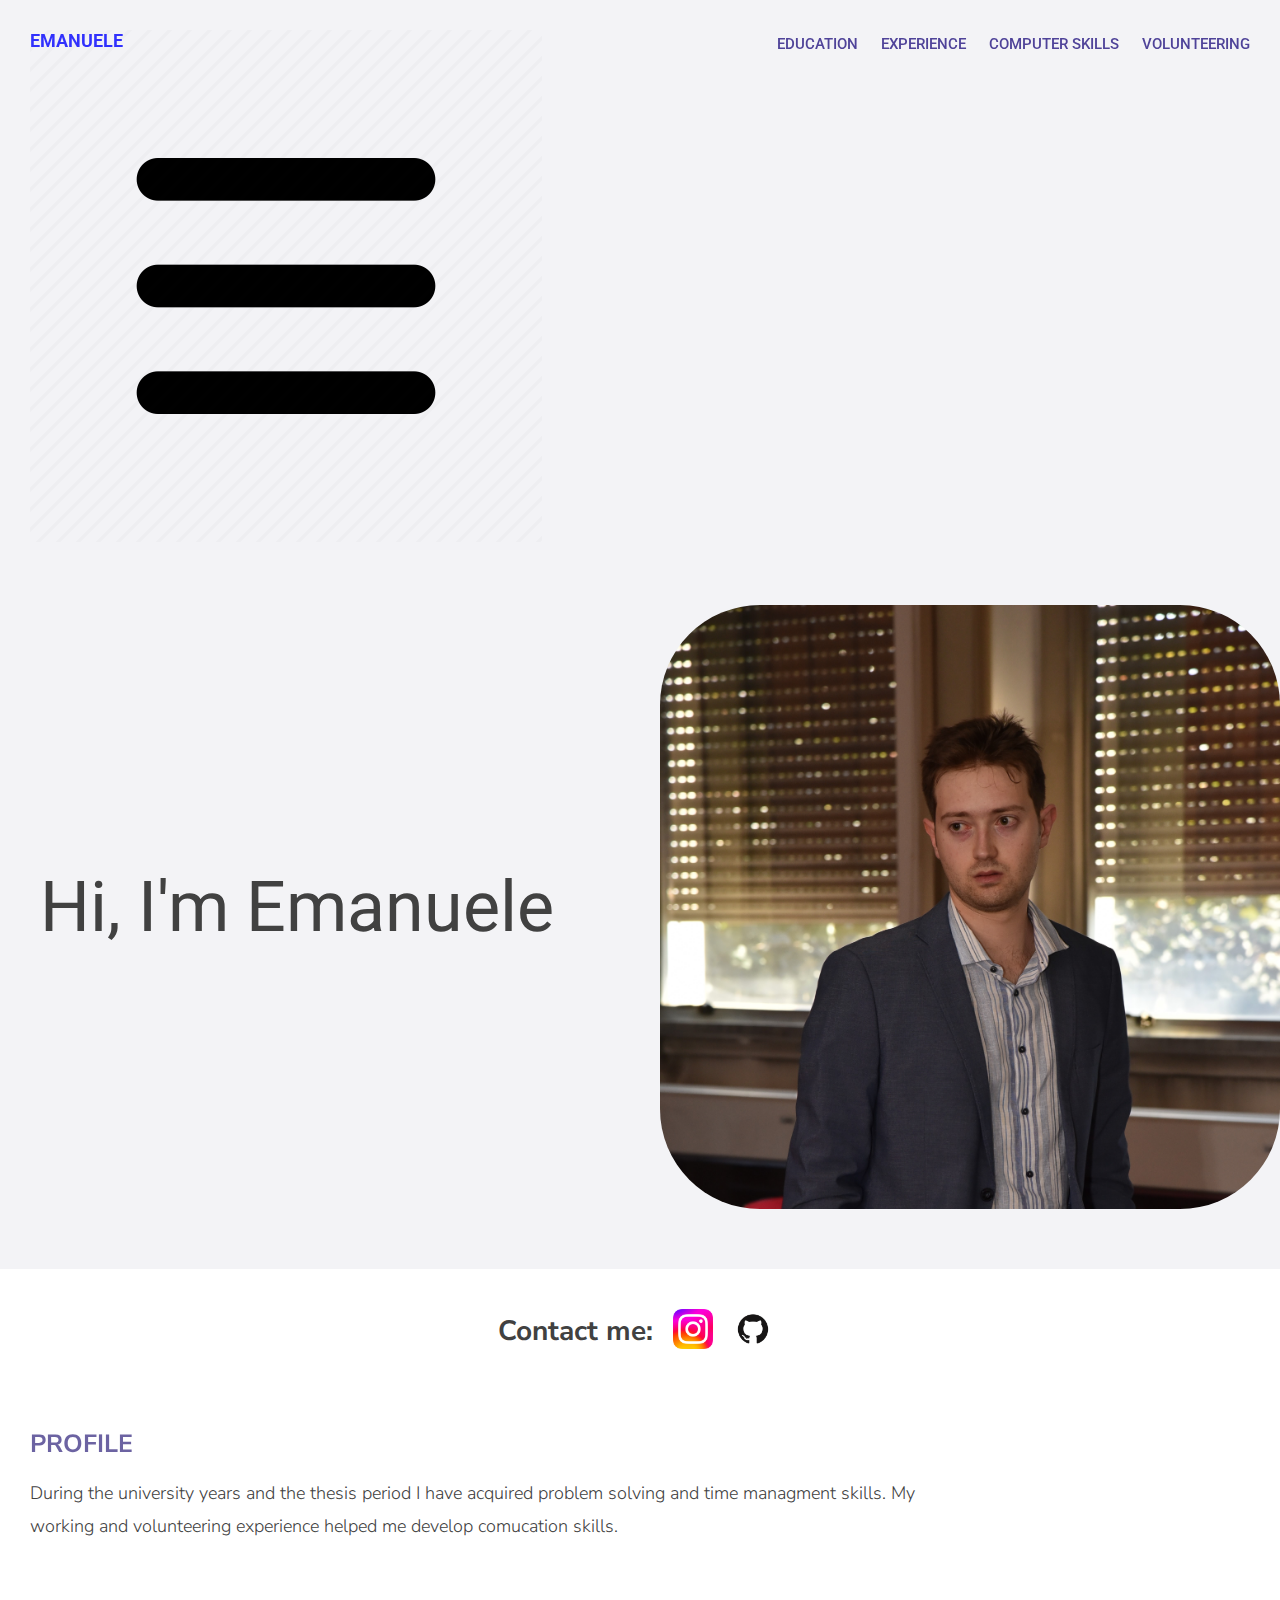
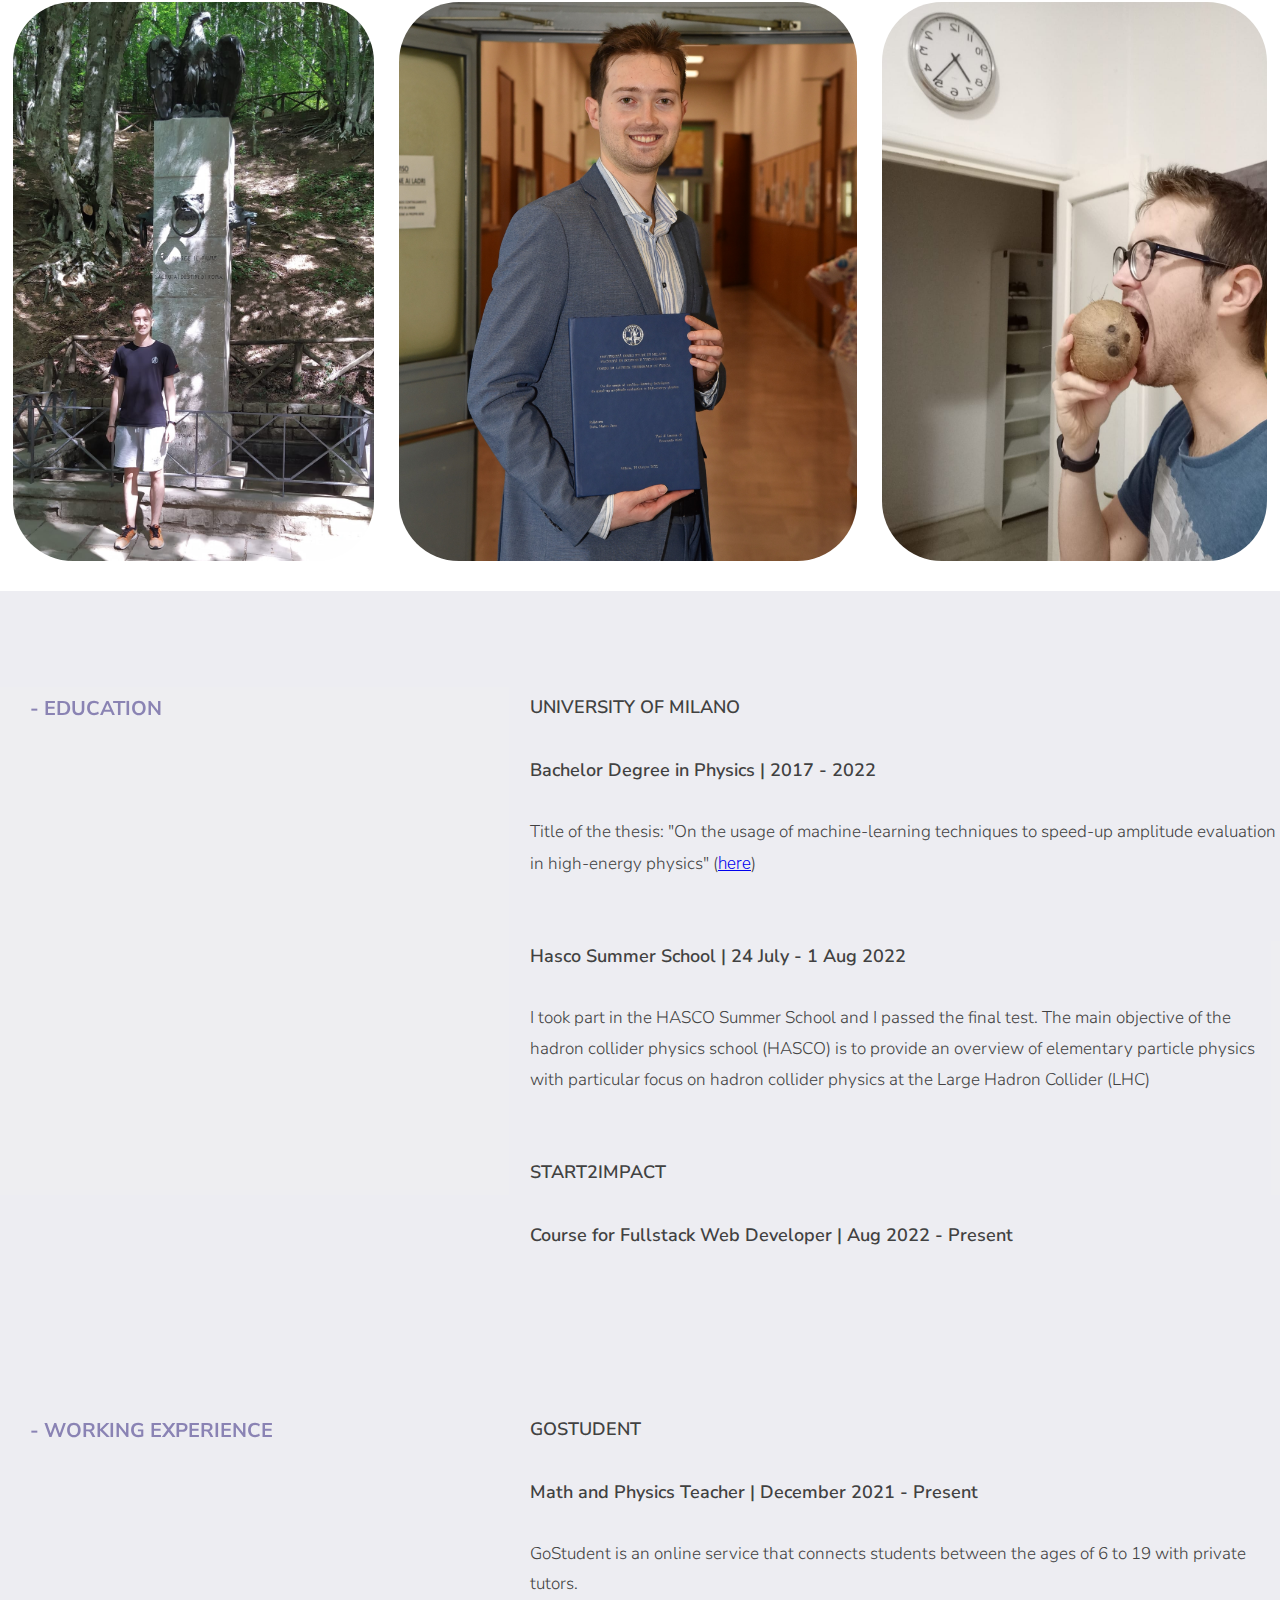
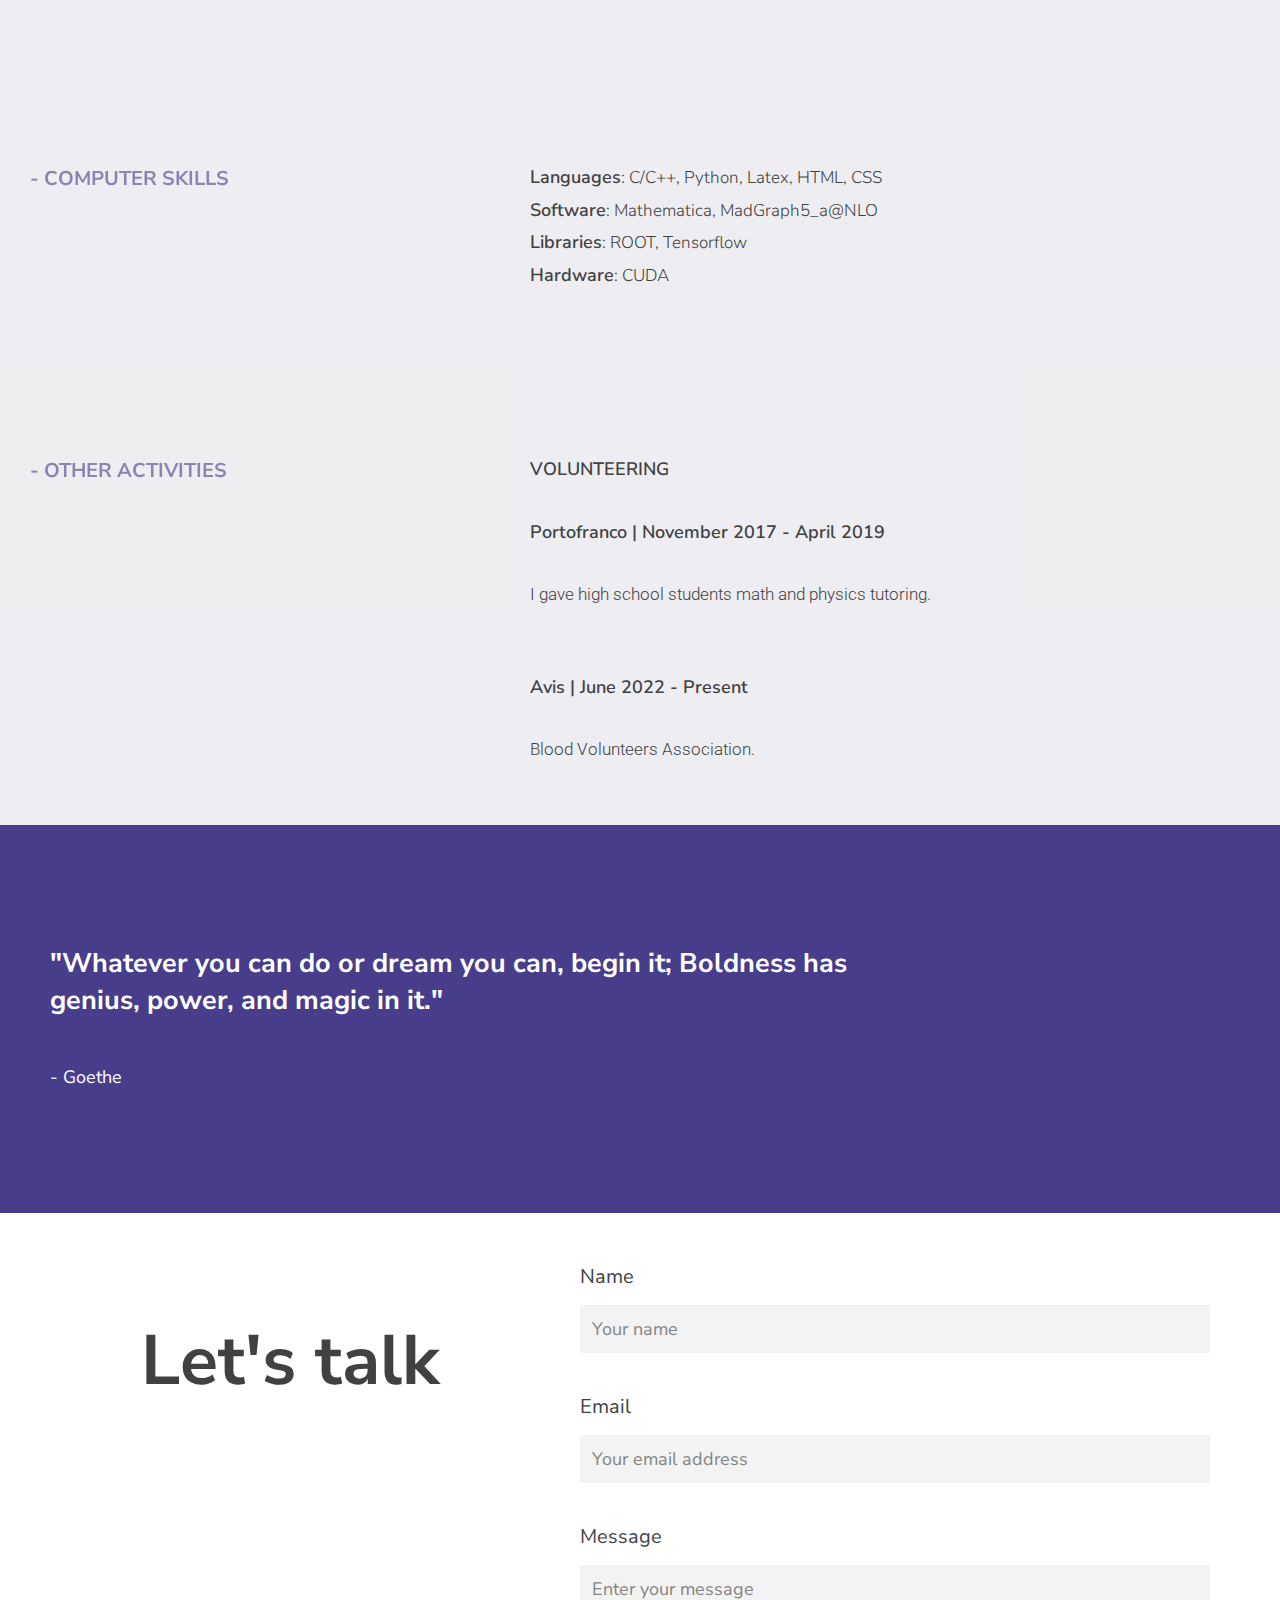
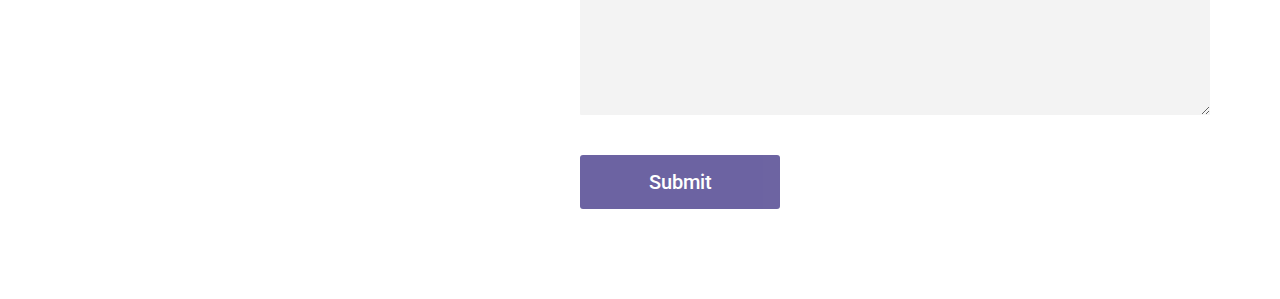
<file: index.html>
<!DOCTYPE html>
<html lang='en'>
  <head>
    <meta charset='UTF-8'/>
    <title>Emanuele Ricci - Personal Website</title>
    <link href="https://fonts.googleapis.com/css2?family=Kalam&display=swap" rel="stylesheet">
    <link href="https://fonts.googleapis.com/css2?family=Nunito+Sans:wght@200;300;400;600;700;800&family=Roboto:wght@300;500;700;900&display=swap" rel="stylesheet">
    <link rel='stylesheet' href='styles.css'/>
    <link rel="icon" type="image/x-icon" href="images/favicon.png">
    <meta name="viewport" content="width=device-width, initial-scale=1">
    <meta property="og:title" content="Emanuele Ricci - Personal Website" />
    <meta property="og:type" content="website" />
    <meta property="og:url" content="https://emaskusku.github.io/" />
    <meta property="og:image" content="https://emaskusku.github.io/images/og_image.jpg" />
    <meta property="og:description"
      content="Hello, I'm Emanuele" />
  </head>
  <body>
    <div class='page'>
      <div class='upperbar'>
        <a href='#'><p class='name'><strong>EMANUELE</strong></p></a>
        <picture class='toggle'>
          <img id='togImg' alt="toggle menu icon" src='images/List_menu_toggle-512.webp'/>
        </picture>
        <ul class='menu' id='menu'>
          <li><a href='#education'>EDUCATION</a></li>
          <li><a href='#experience'>EXPERIENCE</a></li>
          <li><a href='#computer'>COMPUTER SKILLS</a></li>
          <li><a href='#volunteering'>VOLUNTEERING</a></li>
        </ul>
      </div>
      <div class='space'></div>
      <header class='head' id='emanuele'>
        <h1>Hi, I'm Emanuele</h1>
        <div class='photo'>
          <picture>
            <img alt="During the discussion of my bachelor thesis" src='images/esposizione.jpg'/>
          </picture>
        </div>
      </header>
      <div class='contacts'>
        <h2 class='contactme ff'>Contact me:</h2>
          <a href="https://www.instagram.com/ema_skusku/" rel="noopener" target="_blank"><img alt="instagram logo" src='images/Instagram_logo_2022.svg.png'/></a>
          <a href="https://github.com/emaskusku" rel="noopener" target="_blank"> <img alt="github logo" class='github' src='images/GitHub-Mark.png'/></a>
      </div>
      <section class='profile'>
        <h2 class='title prof ff'>
          PROFILE
        </h2>
        <p class='quote ff'>
          During the university years and the thesis
          period I have acquired problem solving and
          time managment skills.
          My working and volunteering experience
          helped me develop comucation skills.
        </p>
      </section>
      <div class="cont-immagini">
        <div class="immagine img1">
          <picture>
            <img src='images/tevere.jpeg' alt="On holiday at the source of the Tevere river" loading="lazy"/>
          </picture>
        </div>
        <div class="immagine img2">
          <picture>
            <img src='images/fotolaurea1.jpg' alt="My graduation photo" loading="lazy"/>
          </picture>
        </div>
        <div class="immagine img3">
          <picture>
            <img src='images/fotodivertente.jpeg' alt="Me biting a coconut. Don't try this at home" loading="lazy"/>
          </picture>
        </div>
      </div>
      <section class='container' id='education'>
        <h3 class='title ff'>
          - EDUCATION
        </h3>
        <div class='ff content'>
          <h4 class='ff subtitle'>UNIVERSITY OF MILANO</h4><br>
          <h5 class='ff subtitle'>Bachelor Degree in Physics | 2017 - 2022</h5><br>
          Title of the thesis: "On the usage of machine-learning techniques to
          speed-up amplitude evaluation in high-energy physics" (<a rel="noopener" target='_blank' href="https://github.com/emaskusku/Bachelor-Degree-Thesis">here</a>)<br><br><br>
          <h5 class='ff subtitle'>Hasco Summer School | 24 July - 1 Aug 2022</h5><br>
          I took part in the HASCO Summer School and I passed the final test. The main objective of
          the hadron collider physics school (HASCO) is to provide an overview
          of elementary particle physics with particular focus on hadron collider
          physics at the Large Hadron Collider (LHC)<br><br><br>
          <h4 class='ff subtitle'>START2IMPACT</h4><br>
          <h5 class='ff subtitle'>Course for Fullstack Web Developer | Aug 2022 - Present </h5><br>
          <br>
        </div>
      </section>
      <section class='container' id='experience'>
        <h3 class='title ff'>
          - WORKING EXPERIENCE
        </h3>
        <div class='ff content'>
          <h4 class='ff subtitle'>GOSTUDENT</h4><br>
          <h5 class='ff subtitle'>Math and Physics Teacher | December 2021 - Present</h5><br>
          GoStudent is an online service that connects students between the
          ages of 6 to 19 with private tutors.<br><br><br>
        </div>
      </section>
      <section class='container ff' id='computer'>
        <h3 class='title ff'>
          - COMPUTER SKILLS
        </h3>
        <div class='content'>
          <ul class='comp-skill'>
            <li class='content ff'><span class='subtitle ff'>Languages</span>: C/C++, Python, Latex, HTML, CSS</li>
            <li class='content ff'><span class='subtitle ff'>Software</span>: Mathematica, MadGraph5_a@NLO</li>
            <li class='content ff'><span class='subtitle ff'>Libraries</span>: ROOT, Tensorflow</li>
            <li class='content ff'><span class='subtitle ff'>Hardware</span>: CUDA</li>
          </ul><br><br>
        </div>
      </section>

      <section class='container ff' id='volunteering'>
        <h3 class='title ff'>
          - OTHER ACTIVITIES
        </h3>
        <div class='content'>
          <h4 class='ff subtitle'>VOLUNTEERING</h4><br>
          <h5 class='ff subtitle'>Portofranco | November 2017 - April 2019</h5><br>
          I gave high school students math and physics tutoring.<br><br><br>
          <h5 class='ff subtitle'>Avis | June 2022 - Present</h5><br>
          Blood Volunteers Association.<br><br><br>
        </div>
      </section>

      <div class='cit'>
        <p class="goethe ff" >"Whatever you can do or dream you can, begin it;
          Boldness has genius, power, and magic in it." <br><br>
          <span class='ff author'>- Goethe</span>
         </p>
      </div>

      <div class="footer">
        <div class="talk ff">
          Let's talk
        </div>
        <form action='' method='get' class='speaker-form'>
          <div class='form-row ff'>
            <label for='full-name' class='ff'>Name</label>
            <input class='ff' id='full-name' name='full-name' type='text'
                  placeholder='Your name'/>
          </div>

        <div class='form-row ff'>
          <label for='email' class='ff'>Email</label>
          <input class='ff' id='email'
                 name='email'
                 type='email'
                 placeholder='Your email address'/>
        </div>
        <div class='form-row'>
          <label class='ff' for='abstract'>Message</label>
          <textarea placeholder='Enter your message' id='abstract' class='ff' name='abstract'></textarea>
        </div>
        <div class='form-row ff'>
          <button>Submit</button>
        </div>
        </form>
      </div>
    </div>
    <script async type="text/javascript">
      let tog = document.getElementById('togImg')
      let menu = document.getElementById('menu')
      const options = document.querySelectorAll("ul.menu > li > a");

      function activeMenu (){
        if(!tog.classList.contains('clicked') && window.innerWidth < 800){
          tog.classList.add("clicked");
          menu.style.display = 'block'
        } else if (window.innerWidth <= 800) {
          tog.classList.remove("clicked");
          menu.style.display = 'none'
        }
      }

      function defBehavior(){
        if(window.innerWidth > 800){
          tog.classList.remove("clicked");
          menu.style.display = 'block'
        } else {
          tog.classList.remove("clicked");
          menu.style.display = 'none'
        }
      }

      tog.addEventListener('click', activeMenu)
      for(let ele of options){
        ele.addEventListener('click', activeMenu)
      }
      window.addEventListener('resize', defBehavior);

    </script>
  </body>
</html>
</file>
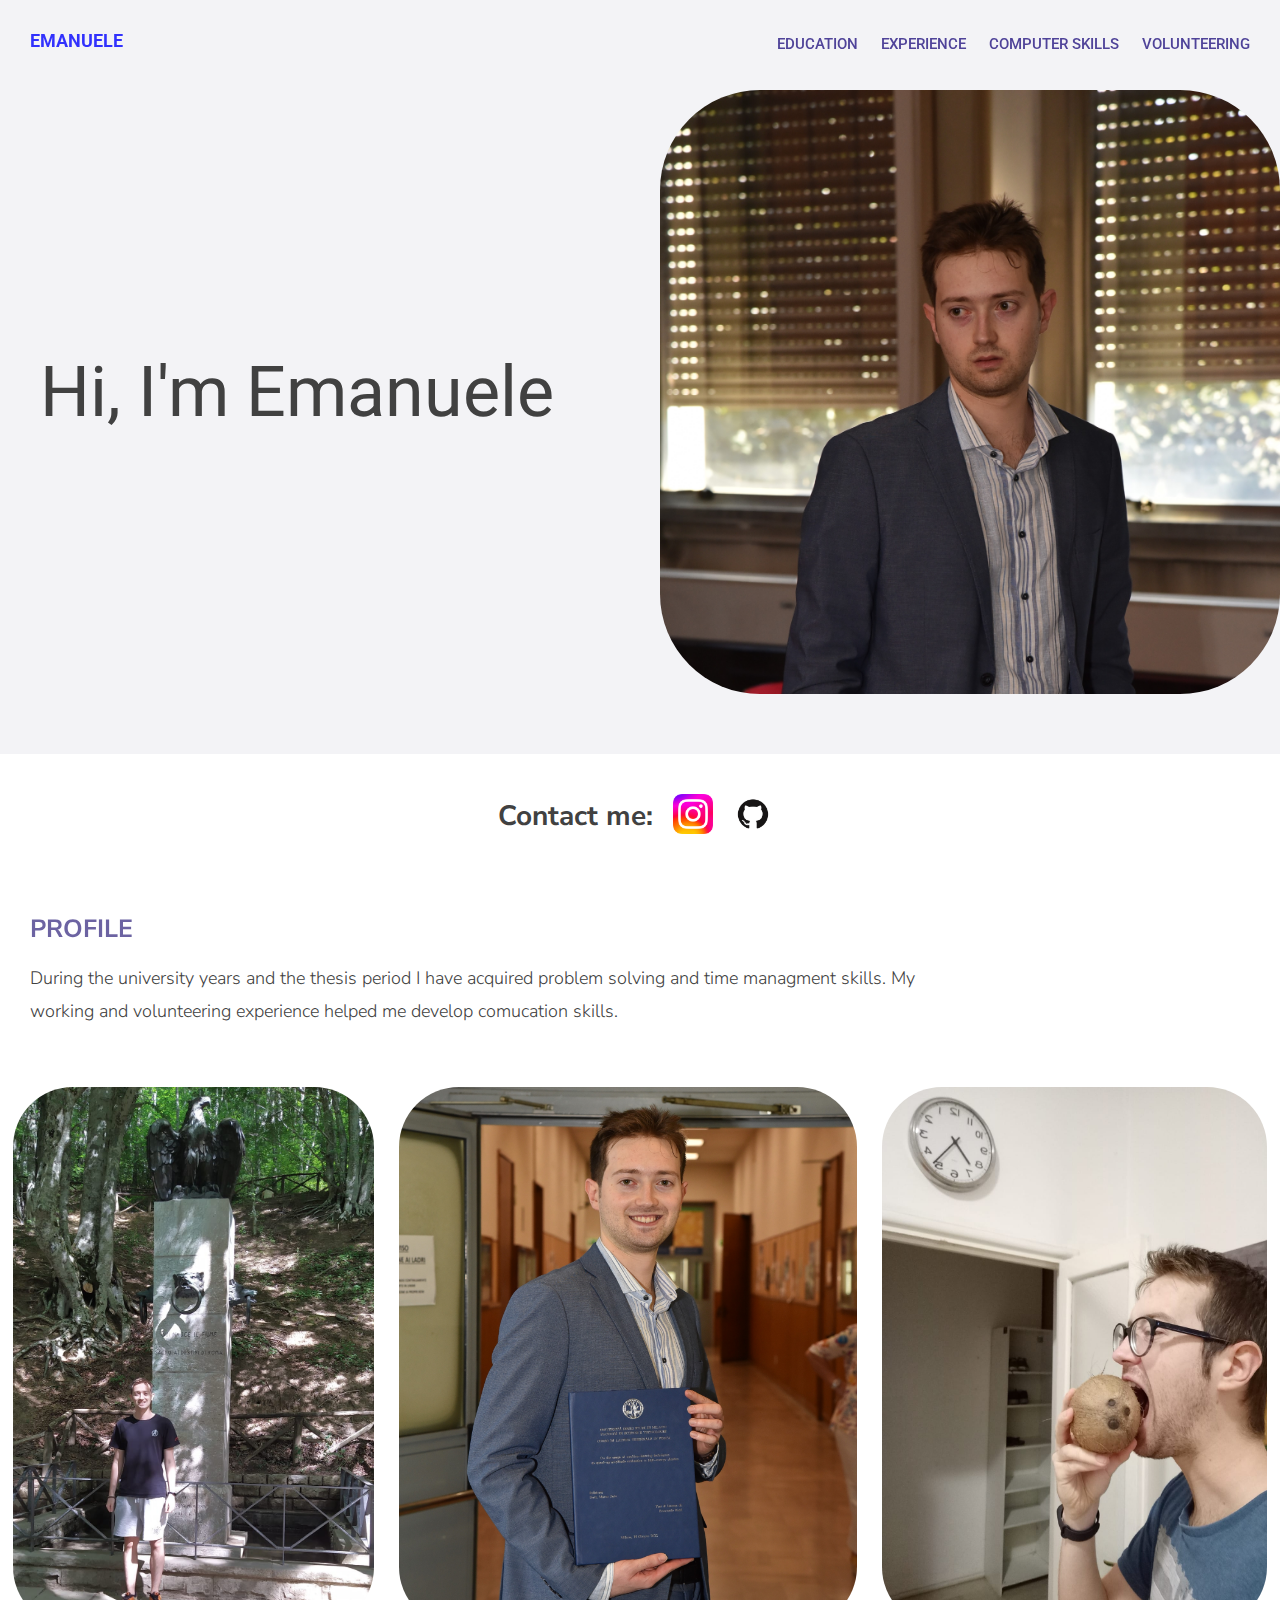
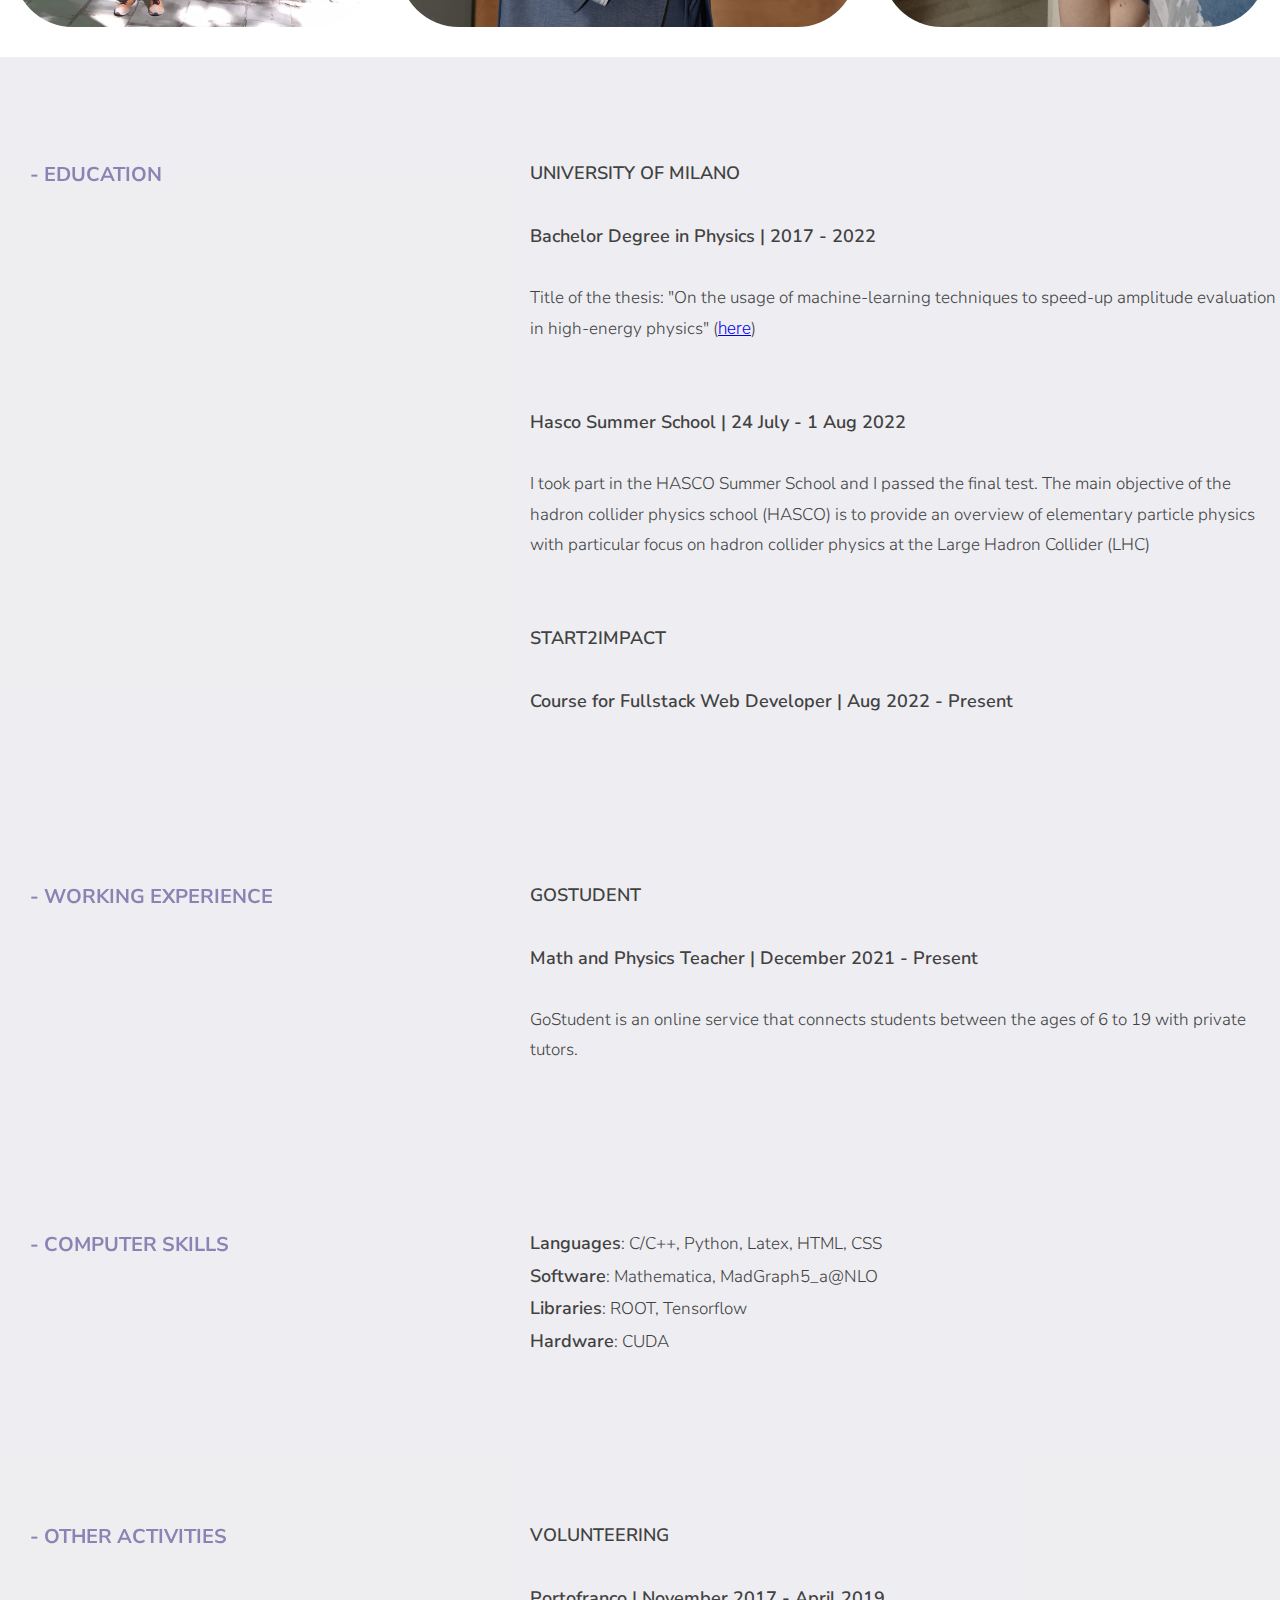
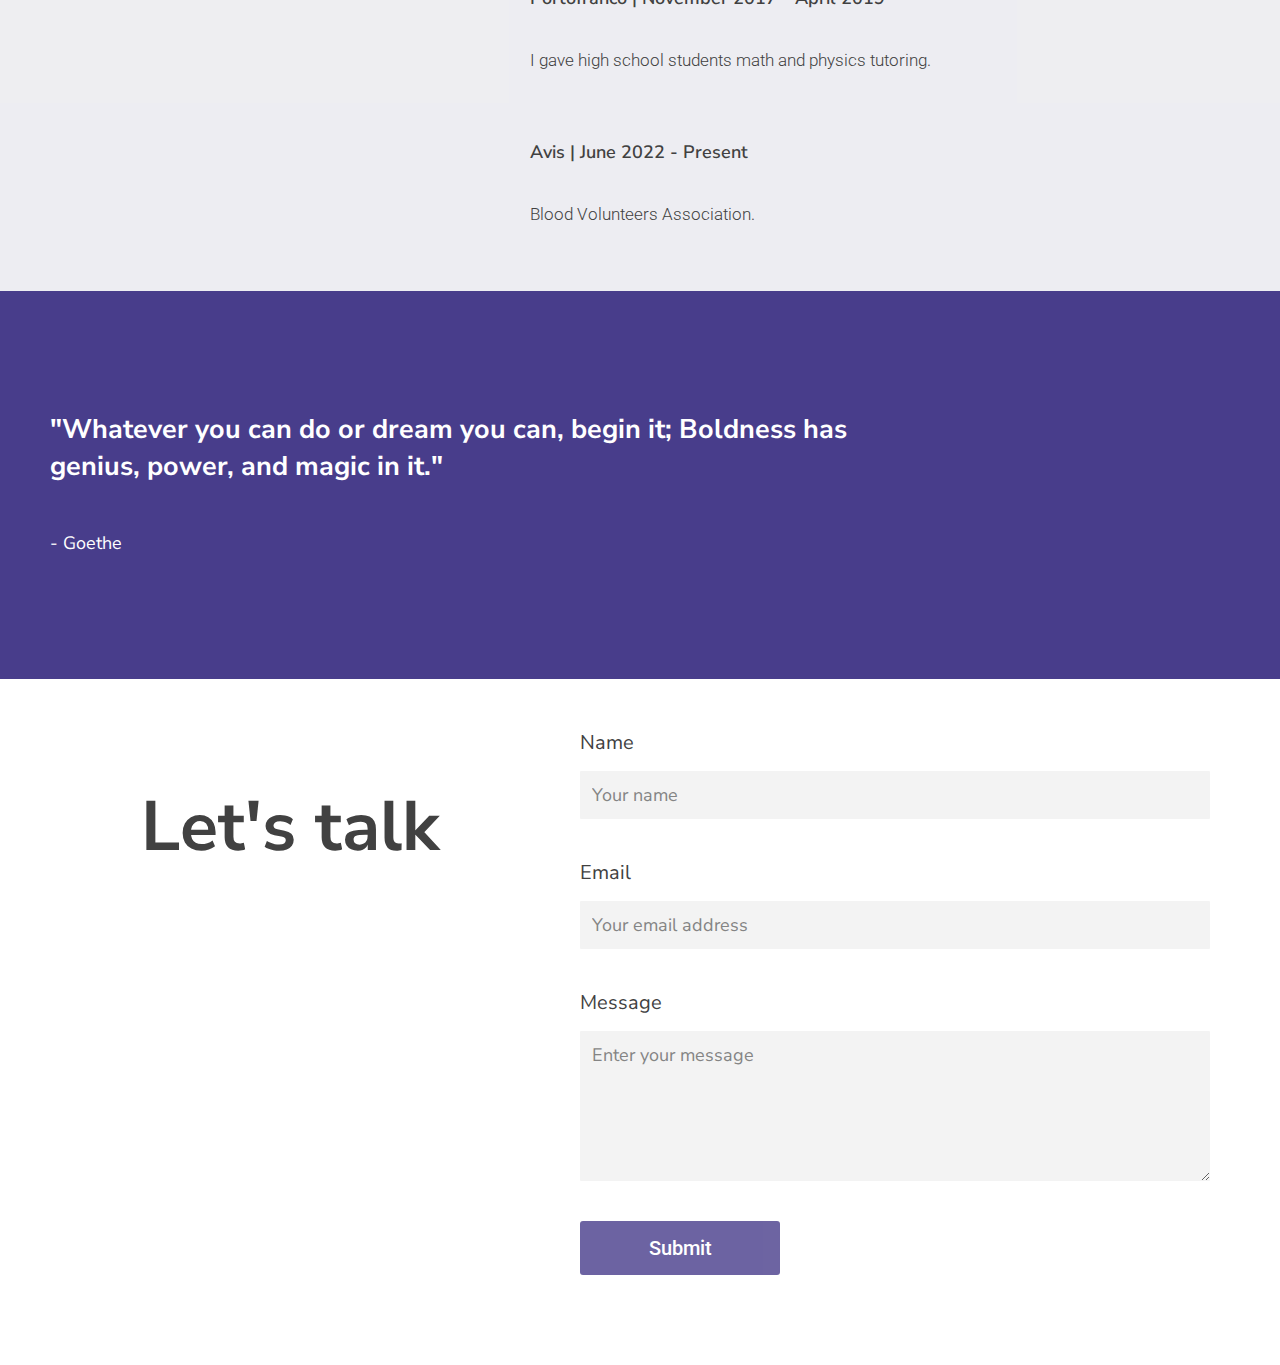
<file: resume_website/index.html>
<!DOCTYPE html>
<html lang='en'>
  <head>
    <meta charset='UTF-8'/>
    <title>Emanuele Ricci</title>
    <link href="https://fonts.googleapis.com/css2?family=Kalam&display=swap" rel="stylesheet">
    <link href="https://fonts.googleapis.com/css2?family=Nunito+Sans:wght@200;300;400;600;700;800&family=Roboto:wght@300;500;700;900&display=swap" rel="stylesheet">
    <link rel='stylesheet' href='styles.css'/>
    <link rel="icon" type="image/x-icon" href="images/favicon.png">
  </head>
  <body>
    <div class='page'>
      <div class='upperbar'>
        <a href='#'><p class='name'><strong>EMANUELE</strong></p></a>
        <ul class='menu'>
          <li><a href='#education'>EDUCATION</a></li>
          <li><a href='#experience'>EXPERIENCE</a></li>
          <li><a href='#computer'>COMPUTER SKILLS</a></li>
          <li><a href='#volunteering'>VOLUNTEERING</a></li>
        </ul>
      </div>
      <div class='space'></div>
      <header class='head' id='emanuele'>
        <p>Hi, I'm Emanuele</p>
        <div class='photo'>
          <picture>
            <img src='images/esposizione.jpg'/>
          </picture>
        </div>
      </header>
      <div class='contacts'>
        <h1 class='contactme ff'>Contact me:</h1>
          <a href="https://www.instagram.com/ema_skusku/" target="_blank"><img src='images/Instagram_logo_2022.svg.png'/></a>
          <a href="https://github.com/emaskusku" target="_blank"> <img class='github' src='images/GitHub-Mark.png'/></a>
      </div>
      <section class='profile'>
        <h1 class='title prof ff'>
          PROFILE
        </h1>
        <p class='quote ff'>
          During the university years and the thesis
          period I have acquired problem solving and
          time managment skills.
          My working and volunteering experience
          helped me develop comucation skills.
        </p>
      </section>
      <div class="cont-immagini">
        <div class="immagine img1">
          <picture>
            <img src='images/tevere.jpeg'/>
          </picture>
        </div>
        <div class="immagine img2">
          <picture>
            <img src='images/fotolaurea1.jpg'/>
          </picture>
        </div>
        <div class="immagine img3">
          <picture>
            <img src='images/fotodivertente.jpeg'/>
          </picture>
        </div>
      </div>
      <section class='container' id='education'>
        <h1 class='title ff'>
          - EDUCATION
        </h1>
        <div class='ff content'>
          <h2 class='ff subtitle'>UNIVERSITY OF MILANO</h2><br>
          <h3 class='ff subtitle'>Bachelor Degree in Physics | 2017 - 2022</h3><br>
          Title of the thesis: "On the usage of machine-learning techniques to
          speed-up amplitude evaluation in high-energy physics" (<a target='_blank' href="https://github.com/emaskusku/Bachelor-Degree-Thesis">here</a>)<br><br><br>
          <h2 class='ff subtitle'>Hasco Summer School | 24 July - 1 Aug 2022</h2><br>
          I took part in the HASCO Summer School and I passed the final test. The main objective of
          the hadron collider physics school (HASCO) is to provide an overview
          of elementary particle physics with particular focus on hadron collider
          physics at the Large Hadron Collider (LHC)<br><br><br>
          <h2 class='ff subtitle'>START2IMPACT</h2><br>
          <h3 class='ff subtitle'>Course for Fullstack Web Developer | Aug 2022 - Present </h3><br>
          <br>
        </div>
      </section>
      <section class='container' id='experience'>
        <h1 class='title ff'>
          - WORKING EXPERIENCE
        </h1>
        <div class='ff content'>
          <h2 class='ff subtitle'>GOSTUDENT</h2><br>
          <h3 class='ff subtitle'>Math and Physics Teacher | December 2021 - Present</h3><br>
          GoStudent is an online service that connects students between the
          ages of 6 to 19 with private tutors.<br><br><br>
        </div>
      </section>
      <section class='container ff' id='computer'>
        <h1 class='title ff'>
          - COMPUTER SKILLS
        </h1>
        <div class='content'>
          <ul class='comp-skill'>
            <li class='content ff'><span class='subtitle ff'>Languages</span>: C/C++, Python, Latex, HTML, CSS</li>
            <li class='content ff'><span class='subtitle ff'>Software</span>: Mathematica, MadGraph5_a@NLO</li>
            <li class='content ff'><span class='subtitle ff'>Libraries</span>: ROOT, Tensorflow</li>
            <li class='content ff'><span class='subtitle ff'>Hardware</span>: CUDA</li>
          </ul><br><br>
        </div>
      </section>

      <section class='container ff' id='volunteering'>
        <h1 class='title ff'>
          - OTHER ACTIVITIES
        </h1>
        <div class='content'>
          <h2 class='ff subtitle'>VOLUNTEERING</h2><br>
          <h3 class='ff subtitle'>Portofranco | November 2017 - April 2019</h3><br>
          I gave high school students math and physics tutoring.<br><br><br>
          <h3 class='ff subtitle'>Avis | June 2022 - Present</h3><br>
          Blood Volunteers Association.<br><br><br>
        </div>
      </section>

      <div class='cit'>
        <p class="goethe ff" >"Whatever you can do or dream you can, begin it;
          Boldness has genius, power, and magic in it." <br><br>
          <span class='ff author'>- Goethe</span>
         </p>
      </div>

      <div class="footer">
        <div class="talk ff">
          Let's talk
        </div>
        <form action='' method='get' class='speaker-form'>
          <div class='form-row ff'>
            <label for='full-name' class='ff'>Name</label>
            <input class='ff' id='full-name' name='full-name' type='text'
                  placeholder='Your name'/>
          </div>

        <div class='form-row ff'>
          <label for='email' class='ff'>Email</label>
          <input class='ff' id='email'
                 name='email'
                 type='email'
                 placeholder='Your email address'/>
        </div>
        <div class='form-row'>
          <label class='ff' for='abstract'>Message</label>
          <textarea placeholder='Enter your message' id='abstract' class='ff' name='abstract'></textarea>
        </div>
        <div class='form-row ff'>
          <button>Submit</button>
        </div>
        </form>
      </div>
    </div>
  </body>
</html>
</file>
<file: styles.css>
* {
  margin: 0;
  padding: 0;
  box-sizing: border-box;
  font-family: 'Roboto', sans-serif;
}

body {
  color: #414141;    /* Dark gray */
  background-color: rgba(232, 232, 237, 0.5);  /* Light gray */
  font-size: 14px;
}

.space{
  height: 30px;
}

.upperbar{
  display: flex;
  justify-content: space-between;
  margin: 30px 30px;
  color: darkslateblue;
}

.upperbar > a{
  font-size: 18px;
  -webkit-filter: brightness(110%);
  text-decoration: none;
  position: fixed;
  top: 30px;
  left: 30px;
  opacity: 0.8;
}

.menu{
  position: fixed;
  top: 35px;
  right: 30px;
}

.menu > li {
  display: inline;
  margin-right: 20px;
  font-size: 15px;
}

.menu > li:last-of-type {
  margin-right: 0;
}

.menu a{
  text-decoration: none;
  color: darkslateblue;
  font-weight: 500;
  -webkit-filter: brightness(110%);
}

.menu a:hover{
  border-bottom: 2px solid darkslateblue;
  -webkit-filter: brightness(70%);
}

.head{
  display: flex;
  justify-content: center;
  align-items: center;
  padding-bottom: 60px;
}

.photo{
  max-width: 50%;
  flex: 1;
}

.photo img {
  width: 100%;
  display: block;
  border-radius: 100px;
}

.head h1{
  font-weight: normal;
  font-size: 70px;
  flex: 1;
  padding-left: 40px;
}

.ff{
  font-family: 'Nunito Sans', sans-serif;
}

.contacts{
  display: flex;
  justify-content: center;
  padding: 30px 250px;
  align-items: center;
  background-color: white;
}

.contacts img {
  width: 40px;
  margin: 10px;
}

.contactme{
  font-size: 28px;
  margin-right: 10px;
}

.github{
  border-radius: 50%;
}

.contacts img:hover {
  -webkit-filter: brightness(120%);
}

.profile{
  padding-top: 30px;
  background-color: white;
  padding-bottom: 30px;
  line-height: 1.8;
}

.prof{
  font-size: 25px !important;
  margin-bottom: 10px;
  opacity: 0.8 !important;
}

.quote{
  margin-left: 30px;
  margin-right: 30px;
  font-weight: 300;
  font-size: 18px;
  max-width: 900px;
}

.cont-immagini{
  display: flex;
  max-height: 1600px;
  background-color: white;
  padding: 30px 0;
}

.immagine{
   /* cambia e metti a ogni foto il suo width */
  max-height: 100%;
  margin: 0 1%;
}

.img1{
  width: 30%;
}

.img2{
  width: 38%;
}

.img3{
  width: 32%;
}

.immagine img{
  height: 100%;
  width: 100%;
  border-radius: 60px;
}

.container{
  line-height: 1.8;
  padding-top: 100px;
  display: flex;
  background-color: rgba(232, 232, 237, 0.5);
}

.title{
  flex: 2;
  padding-left: 30px;
  font-size: 20px;
  color: darkslateblue;
  opacity: 0.6;
}

.content{
  flex: 3;
  font-weight: 300;
  font-size: 17px;
}

.subtitle{
  font-weight: 600;
  font-size: 18px;
}

.comp-skill{
  list-style-type: none;
  font-weight: 300;
  font-size: 18px;
}

.cit{
  background-color: darkslateblue;
  opacity: 110%;
}

.goethe{
  color: white;
  font-size: 27px;
  padding: 120px 50px;
  max-width: 900px;
  font-weight: 700;
}

.author{
  font-weight: 400;
  font-size: 18px;
}

.footer{
  display:flex;
}

.talk{
  flex: 1;
  background-color: white;
  font-size: 70px;
  text-align: center;
  font-weight: 700;
  padding: 100px 40px;
}

.speaker-form {
  flex: 2;
  max-width: 700px;
  background-color: white;
  padding: 50px 0px;
  display: flex;
  justify-content: center;
  flex-direction: column;
  align-items: flex-start;
}

.form-row {
  width: 90%;
  margin-bottom: 40px;
  display: flex;
  justify-content: flex-start;
  flex-direction: column;
  flex-wrap: wrap;
  font-size: 20px;
}

.form-row input[type='text'],
.form-row input[type='email'] {
  background-color: rgba(232,232,232,0.5);
  border-radius: 1px;
  border: none;
  width: 100%;
  padding: 12px;
  font-size: 18px;
}

::placeholder { /* Chrome, Firefox, Opera, Safari 10.1+ */
  color: DimGray;
  opacity: 0.8; /* Firefox */
}

.form-row label {
  margin-bottom: 15px;
}

.form-row textarea {
  background-color: rgba(232,232,232,0.5);
  border-radius: 1px;
  border: none;
  width: 100%;
  padding: 12px;
  font-size: 18px;
  min-height: 150px;
}

.form-row button {
  font-size: 20px;
  font-weight: 500;
  color: white;
  background-color: darkslateblue;
  opacity: 0.8;
  max-width: 200px;
  border: none;
  border-radius: 3px;
  padding: 15px 30px;
  cursor: pointer;
}

.form-row button:hover {
  background-color: #76AEED;
}

.form-row button:active {
  background-color: #407FC7;
}

@media screen and (max-width: 800px) {

  .menu{
    display: none;
  }

  .head{
    flex-direction: column-reverse;
  }

  .photo{
    max-width: 100%;
    padding: 0px 30px;
    flex: 1;
  }

  .head p{
    padding-top: 30px;
    font-size: 50px;
    flex: 1;
    padding-left: 0px;
  }

  .contacts{
    display: flex;
    justify-content: center;
    padding: 30px 0px;
    align-items: center;
    background-color: white;
  }

  .title{
    padding-bottom: 30px;
  }

  .container{
    display: block;
    padding-right: 30px;
    padding-top: 20px;
  }

  .content{
    padding-left: 30px;
  }

  .footer{
    display:flex;
    flex-direction: column;
    background-color: white;
    align-items: center;
  }

  .talk{
    flex: 0;
    font-size: 70px;
    text-align: center;
    font-weight: 700;
    padding: 40px;
  }

  .speaker-form {
    flex: 0;
    width: 100%;
    max-width: 500px;
    padding: 20px 20px;
    display: flex;
    justify-content: center;
    flex-direction: column;
    align-items: center;
  }

  .form-row {
    width: 100%;
    margin-bottom: 40px;
    display: flex;
    justify-content: flex-start;
    flex-direction: column;
    flex-wrap: wrap;
    font-size: 20px;
  }
}

@media screen and (max-width: 600px) {

  .cont-immagini{
    display: block;
    background-color: white;
    padding-bottom: 30px;
    max-height: 20000px;
  }

  .immagine{
   /* cambia e metti a ogni foto il suo width */
   width: 100%;
   height: auto;
   max-height: 100%;
   padding: 5px 10px;
 }

 .immagine img{
   height: 100%;
   width: 100%;
   border-radius: 60px;
 }
}
</file>
<file: resume_website/styles.css>
* {
  margin: 0;
  padding: 0;
  box-sizing: border-box;
  font-family: 'Roboto', sans-serif;
}

body {
  color: #414141;    /* Dark gray */
  background-color: rgba(232, 232, 237, 0.5);  /* Light gray */
  font-size: 14px;
}

.space{
  height: 30px;
}

.upperbar{
  display: flex;
  justify-content: space-between;
  margin: 30px 30px;
  color: darkslateblue;
}

.upperbar > a{
  font-size: 18px;
  -webkit-filter: brightness(110%);
  text-decoration: none;
  position: fixed;
  top: 30px;
  left: 30px;
  opacity: 0.8;
}

.menu{
  position: fixed;
  top: 35px;
  right: 30px;
}

.menu > li {
  display: inline;
  margin-right: 20px;
  font-size: 15px;
}

.menu > li:last-of-type {
  margin-right: 0;
}

.menu a{
  text-decoration: none;
  color: darkslateblue;
  font-weight: 500;
  -webkit-filter: brightness(110%);
}

.menu a:hover{
  border-bottom: 2px solid darkslateblue;
  -webkit-filter: brightness(70%);
}

.head{
  display: flex;
  justify-content: center;
  align-items: center;
  padding-bottom: 60px;
}

.photo{
  max-width: 50%;
  flex: 1;
}

.photo img {
  width: 100%;
  display: block;
  border-radius: 100px;
}

.head p{
  font-size: 70px;
  flex: 1;
  padding-left: 40px;
}

.ff{
  font-family: 'Nunito Sans', sans-serif;
}

.contacts{
  display: flex;
  justify-content: center;
  padding: 30px 250px;
  align-items: center;
  background-color: white;
}

.contacts img {
  width: 40px;
  margin: 10px;
}

.contactme{
  font-size: 28px;
  margin-right: 10px;
}

.github{
  border-radius: 50%;
}

.contacts img:hover {
  -webkit-filter: brightness(120%);
}

.profile{
  padding-top: 30px;
  background-color: white;
  padding-bottom: 30px;
  line-height: 1.8;
}

.prof{
  font-size: 25px !important;
  margin-bottom: 10px;
  opacity: 0.8 !important;
}

.quote{
  margin-left: 30px;
  margin-right: 30px;
  font-weight: 300;
  font-size: 18px;
  max-width: 900px;
}

.cont-immagini{
  display: flex;
  max-height: 600px;
  background-color: white;
  padding: 30px 0;
}

.immagine{
   /* cambia e metti a ogni foto il suo width */
  max-height: 100%;
  margin: 0 1%;
}

.img1{
  width: 30%;
}

.img2{
  width: 38%;
}

.img3{
  width: 32%;
}

.immagine img{
  height: 100%;
  width: 100%;
  border-radius: 60px;
}

.container{
  line-height: 1.8;
  padding-top: 100px;
  display: flex;
  background-color: rgba(232, 232, 237, 0.5);
}

.title{
  flex: 2;
  padding-left: 30px;
  font-size: 20px;
  color: darkslateblue;
  opacity: 0.6;
}

.content{
  flex: 3;
  font-weight: 300;
  font-size: 17px;
}

.subtitle{
  font-weight: 600;
  font-size: 18px;
}

.comp-skill{
  list-style-type: none;
  font-weight: 300;
  font-size: 18px;
}

.cit{
  background-color: darkslateblue;
  opacity: 110%;
}

.goethe{
  color: white;
  font-size: 27px;
  padding: 120px 50px;
  max-width: 900px;
  font-weight: 700;
}

.author{
  font-weight: 400;
  font-size: 18px;
}

.footer{
  display:flex;
}

.talk{
  flex: 1;
  background-color: white;
  font-size: 70px;
  text-align: center;
  font-weight: 700;
  padding: 100px 40px;
}

.speaker-form {
  flex: 2;
  max-width: 700px;
  background-color: white;
  padding: 50px 0px;
  display: flex;
  justify-content: center;
  flex-direction: column;
  align-items: flex-start;
}

.form-row {
  width: 90%;
  margin-bottom: 40px;
  display: flex;
  justify-content: flex-start;
  flex-direction: column;
  flex-wrap: wrap;
  font-size: 20px;
}

.form-row input[type='text'],
.form-row input[type='email'] {
  background-color: rgba(232,232,232,0.5);
  border-radius: 1px;
  border: none;
  width: 100%;
  padding: 12px;
  font-size: 18px;
}

::placeholder { /* Chrome, Firefox, Opera, Safari 10.1+ */
  color: DimGray;
  opacity: 0.8; /* Firefox */
}

.form-row label {
  margin-bottom: 15px;
}

.form-row textarea {
  background-color: rgba(232,232,232,0.5);
  border-radius: 1px;
  border: none;
  width: 100%;
  padding: 12px;
  font-size: 18px;
  min-height: 150px;
}

.form-row button {
  font-size: 20px;
  font-weight: 500;
  color: white;
  background-color: darkslateblue;
  opacity: 0.8;
  max-width: 200px;
  border: none;
  border-radius: 3px;
  padding: 15px 30px;
  cursor: pointer;
}

.form-row button:hover {
  background-color: #76AEED;
}

.form-row button:active {
  background-color: #407FC7;
}

@media only screen and (max-width: 800px) {

  .menu{
    display: none;
  }

  .head{
    flex-direction: column-reverse;
  }

  .photo{
    max-width: 100%;
    padding: 0px 30px;
    flex: 1;
  }

  .head p{
    padding-top: 30px;
    font-size: 50px;
    flex: 1;
    padding-left: 0px;
  }

  .contacts{
    display: flex;
    justify-content: center;
    padding: 30px 0px;
    align-items: center;
    background-color: white;
  }

  .title{
    padding-bottom: 30px;
  }

  .container{
    display: block;
    padding-right: 30px;
    padding-top: 20px;
  }

  .content{
    padding-left: 30px;
  }

  .footer{
    display:flex;
    flex-direction: column;
    background-color: white;
    align-items: center;
  }

  .talk{
    flex: 0;
    font-size: 70px;
    text-align: center;
    font-weight: 700;
    padding: 40px;
  }

  .speaker-form {
    flex: 0;
    width: 100%;
    max-width: 500px;
    padding: 20px 20px;
    display: flex;
    justify-content: center;
    flex-direction: column;
    align-items: center;
  }

  .form-row {
    width: 100%;
    margin-bottom: 40px;
    display: flex;
    justify-content: flex-start;
    flex-direction: column;
    flex-wrap: wrap;
    font-size: 20px;
  }
}

@media only screen and (max-width: 600px) {

  .cont-immagini{
    display: block;
    background-color: white;
    padding-bottom: 30px;
    max-height: 20000px;
  }

  .immagine{
   /* cambia e metti a ogni foto il suo width */
   width: 100%;
   height: auto;
   max-height: 100%;
   padding: 5px 10px;
 }

 .immagine img{
   height: 100%;
   width: 100%;
   border-radius: 60px;
 }
}
</file>
